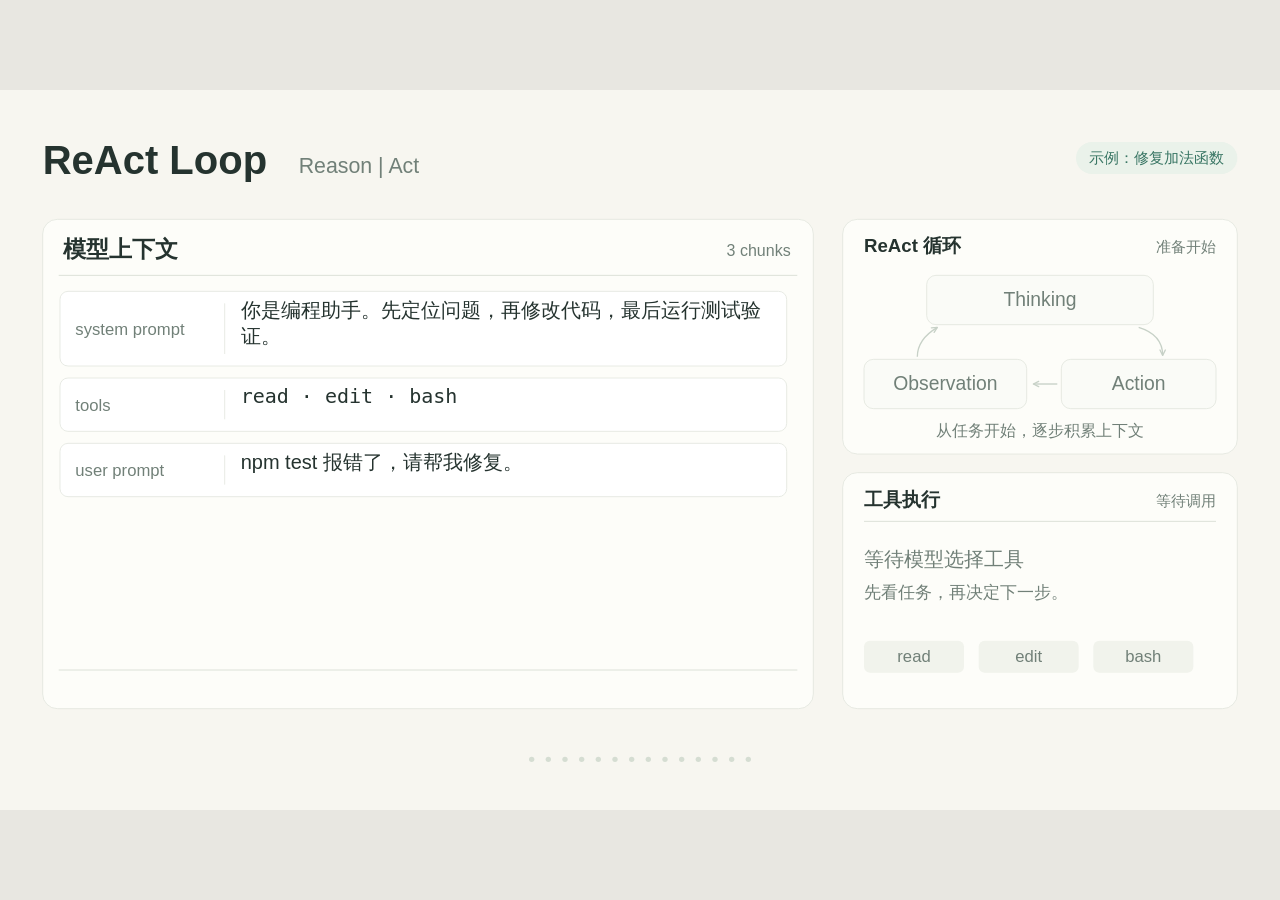
<file: PPTs/EP3/a01-react-loop/index.html>
<!doctype html>
<html lang="zh-CN">
<head>
<meta charset="utf-8">
<meta name="viewport" content="width=device-width,initial-scale=1">
<title>ReAct Loop · 上下文如何一步步增长</title>
<style>
:root{color-scheme:light;font-family:-apple-system,BlinkMacSystemFont,"PingFang SC","Microsoft YaHei",sans-serif;color:#25332F;background:#E8E7E1}
*{box-sizing:border-box}body{margin:0;min-height:100vh;min-height:100dvh;display:grid;place-items:center;overflow:hidden}
#stage{width:min(100vw,calc(100dvh * 16 / 9));aspect-ratio:16/9;background:#F7F6F0;touch-action:none;user-select:none}
#stage>svg{display:block;width:100%;height:100%}.svg-button{cursor:pointer}.svg-button:hover>rect{stroke:#397664;stroke-width:2}.svg-button:focus{outline:none}.svg-button:focus-visible>rect{stroke:#397664;stroke-width:3}.svg-button[aria-disabled=true]{cursor:default;opacity:.35}#context-viewport:focus{outline:none}#context-viewport:focus-visible>.viewport-hit{stroke:#397664;stroke-width:2}
dialog{width:min(820px,92vw);max-height:90dvh;overflow:auto;padding:30px;border:1px solid #D8DDD5;border-radius:18px;background:#F7F6F0;color:#25332F;box-shadow:0 20px 80px #25332F26}dialog::backdrop{background:#25332F44}dialog header{display:flex;justify-content:space-between;align-items:center;margin-bottom:24px}dialog h2{font-size:26px;margin:0}button{font:inherit;font-size:19px;padding:10px 16px;border:1px solid #CCD3C9;border-radius:9px;background:#FFF;color:inherit;cursor:pointer}button:hover{border-color:#397664}button:focus-visible,input:focus-visible{outline:3px solid #397664;outline-offset:3px}button:disabled{opacity:.4;cursor:default}.primary,button[aria-current]{background:#397664;color:white;border-color:#397664}.transport-controls,#phase-nav,.settings{display:flex;gap:10px;flex-wrap:wrap;margin:20px 0}#phase-nav{padding:20px 0;border-block:1px solid #D8DDD5}.settings{align-items:center;justify-content:space-between}.settings label{display:flex;align-items:center;gap:8px}input{width:20px;height:20px;accent-color:#397664}.hint{font-size:16px;line-height:1.8;color:#65716A}a{color:#397664}.sr-only{position:absolute;width:1px;height:1px;padding:0;margin:-1px;overflow:hidden;clip-path:inset(50%);white-space:nowrap;border:0}
@media print{body{background:white}#stage{width:100%;height:auto}dialog{display:none}}
</style>
</head>
<body>
<main id="stage" aria-label="ReAct Loop 分步演示" aria-busy="false"></main>
<p id="live-status" class="sr-only" aria-live="polite"></p>
<dialog id="controls" aria-labelledby="control-title">
<header><h2 id="control-title">演示控制</h2><button id="close-controls">关闭 Esc</button></header>
<div class="transport-controls"><button id="prev">← 上一步</button><button id="next" class="primary">下一步 →</button><button id="replay">重播 P</button><button id="reset">重置 R</button></div>
<nav id="phase-nav" aria-label="阶段跳转"></nav>
<div class="settings"><label><input type="checkbox" id="motion">减少动效</label><button id="fullscreen">全屏</button></div>
<p id="fullscreen-note" class="hint" role="status"></p>
<p class="hint">← / → 或 Space 分步 · 每次追加一个 chunk，约 1 秒后停住。<br>动画中再次前进，只完成当前动作。P 重播 · R 重置 · C 打开控制。<br>在上下文中滚动回看；聚焦上下文后可用 ↑ / ↓ / Home / End 回看。</p>
<p class="hint"><a href="speaker-notes.md">讲者备注</a> · <a href="stills/">静态备份</a></p>
</dialog>
<noscript>请启用 JavaScript，或打开 stills 文件夹中的静态备份。</noscript>
<script id="scene-model">
'use strict';
// A teaching transcript, not a provider's wire format or a real reasoning trace.
const CHUNKS = [
  {kind:'system prompt',text:'你是编程助手。先定位问题，再修改代码，最后运行测试验证。'},
  {kind:'tools',text:'read · edit · bash'},
  {kind:'user prompt',text:'npm test 报错了，请帮我修复。'},
  {kind:'thinking',text:'先运行测试，确认具体失败。'},
  {kind:'tool',text:'bash：npm test',name:'bash',command:'npm test'},
  {kind:'observation',text:'FAIL src/add.test.ts · add(2, 3)：预期 5，实际 -1',status:'fail'},
  {kind:'thinking',text:'加法结果不对，读取对应的实现。'},
  {kind:'tool',text:'read：src/add.ts',name:'read',command:'src/add.ts'},
  {kind:'observation',text:'export const add = (a, b) => a - b;',status:'read'},
  {kind:'thinking',text:'实现用了减法，把 - 改成 +。'},
  {kind:'tool',text:'edit：src/add.ts · a - b → a + b',name:'edit',command:'src/add.ts',diff:['−  a - b','+  a + b']},
  {kind:'observation',text:'修改已应用。',status:'edited'},
  {kind:'thinking',text:'重新运行测试，检查修复结果。'},
  {kind:'tool',text:'bash：npm test',name:'bash',command:'npm test'},
  {kind:'observation',text:'PASS src/add.test.ts · 1 passed',status:'pass'},
  {kind:'thinking',text:'测试已通过，可以说明修复结果。'},
  {kind:'final',text:'已将 add 的减法改为加法，测试通过。'}
];
const LAST_STEP = CHUNKS.length - 3;
const PHASES = [['开始',0],['复现',1],['读取',4],['修改',7],['验证',10],['回答',13]];
function defaults(){return {step:0,branch:'main',motion:'full'};}
function parseState(hash){
  const s=defaults(),p=new URLSearchParams(hash.replace(/^#/,''));
  for(const [key,value] of p){
    if(!Object.hasOwn(s,key)||p.getAll(key).length!==1)return defaults();
    if(key==='step'){
      if(!/^\d+$/.test(value)||Number(value)>LAST_STEP)return defaults();
      s.step=Number(value);
    }else if(key==='branch'){
      if(value!=='main')return defaults();
    }else if(['full','reduced'].includes(value))s.motion=value;
    else return defaults();
  }
  return s;
}
function serializeState(s){return '#'+new URLSearchParams(s).toString();}
function nextState(s){return s.step<LAST_STEP?{...s,step:s.step+1}:null;}
function prevState(s){return s.step>0?{...s,step:s.step-1}:null;}
function sceneFor(s){
  const chunks=CHUNKS.slice(0,s.step+3),current=chunks[chunks.length-1];
  const phase=s.step?({tool:'action',observation:'observation',thinking:'thinking',final:'final'}[current.kind]):'ready';
  let tool=null;
  for(const chunk of chunks){
    if(chunk.kind==='tool')tool={name:chunk.name,command:chunk.command,diff:chunk.diff||null,result:null,status:'running'};
    if(chunk.kind==='observation'&&tool)tool={...tool,result:chunk.text,status:chunk.status};
  }
  return {state:s,chunks,current,phase,tool,call:chunks.filter(c=>c.kind==='thinking').length};
}
</script>
<script id="scene-art">
// Pure SVG rendering is shared by the live page and offline static exports.
const C={bg:'#F7F6F0',paper:'#FDFDF9',ink:'#25332F',muted:'#718078',line:'#DCE1D8',green:'#397664',greenSoft:'#EAF2EA',blue:'#416C9B',blueSoft:'#EDF2F8',amber:'#996C30',amberSoft:'#F8F0DF',red:'#AC5147',redSoft:'#F8EEEA'};
const MONO="ui-monospace, 'SFMono-Regular', Menlo, Consolas, monospace";
const V={x:88,y:300,w:1104,h:550};
const esc=s=>String(s??'').replace(/[&<>"']/g,c=>({'&':'&amp;','<':'&lt;','>':'&gt;','"':'&quot;',"'":'&apos;'}[c]));
const rect=(x,y,w,h,fill=C.paper,stroke='none',r=12,extra='')=>`<rect x="${x}" y="${y}" width="${w}" height="${h}" rx="${r}" fill="${fill}" stroke="${stroke}" ${extra}/>`;
const text=(x,y,value,size=30,color=C.ink,weight=400,extra='')=>`<text x="${x}" y="${y}" font-size="${size}" fill="${color}" font-weight="${weight}" ${extra}>${esc(value)}</text>`;
const line=(x1,y1,x2,y2,color=C.line,width=1.5)=>`<line x1="${x1}" y1="${y1}" x2="${x2}" y2="${y2}" stroke="${color}" stroke-width="${width}"/>`;
function wrapText(value,width,size=30,mono=false){
  const lines=[];let row='',used=0;
  const measure=s=>Array.from(s).reduce((sum,c)=>sum+(c.charCodeAt(0)>255?size:size*(mono?.62:.6)),0);
  const tokens=value.match(/[A-Za-z0-9_./]+|[<=>+−-]+|[^\S\n]+|\n|./gu)||[];
  for(const token of tokens){
    // Keep identifiers and operators together; long paths can still wrap.
    for(const part of measure(token)>width?Array.from(token):[token]){
      const w=measure(part);
      if(part==='\n'||(row&&used+w>width)){lines.push(row.trimEnd());row='';used=0;}
      if(part!=='\n'&&(row||part.trim())){row+=part;used+=w;}
    }
  }
  if(row)lines.push(row.trimEnd());
  return lines;
}
function chunkLayout(scene){
  let y=0;
  const rows=scene.chunks.map((chunk,i)=>{
    const mono=['tool','tools'].includes(chunk.kind)||chunk.status==='read';
    const lines=wrapText(chunk.text,790,30,mono),h=Math.max(84,lines.length*40+36);
    const row={...chunk,i,y,h,lines,mono};y+=h+14;return row;
  });
  return {rows,height:Math.max(0,y-14),maxScroll:Math.max(0,y-14-V.h)};
}
function kindColor(kind){return kind==='thinking'?C.blue:kind==='tool'?C.amber:['observation','final'].includes(kind)?C.green:C.muted;}
function drawContext(scene,offset,highlight){
  const layout=chunkLayout(scene),yOffset=Math.max(0,Math.min(offset??layout.maxScroll,layout.maxScroll));
  let out=`<g id="context">`+rect(64,194,1156,734,C.paper,C.line,22)+text(94,250,'模型上下文',34,C.ink,600);
  out+=text(1186,249,`${scene.chunks.length} chunks`,24,C.muted,400,'text-anchor="end"')+line(88,278,1196,278);
  out+=`<g id="context-viewport" tabindex="0" role="region" aria-label="上下文记录，可滚动回看" clip-path="url(#context-clip)">`+rect(V.x,V.y,V.w,V.h,'transparent','none',0,'class="viewport-hit"');
  out+=`<g id="chunk-list" transform="translate(0 ${V.y-yOffset})">`;
  for(const row of layout.rows){
    const color=kindColor(row.kind),active=row.i===scene.chunks.length-1&&scene.state.step>0;
    const fill=active?(row.kind==='thinking'?C.blueSoft:row.kind==='tool'?C.amberSoft:C.greenSoft):'#FFFFFF';
    out+=`<g id="chunk-${row.i}" data-kind="${row.kind}">`+rect(90,row.y+2,1090,row.h-4,fill,active?color:C.line,12,`stroke-width="${active?1.6:1}"`);
    if(active)out+=rect(90,row.y+16,4,row.h-32,color,'none',2);
    out+=text(113,row.y+row.h/2+9,row.kind,25,color,500)+line(337,row.y+20,337,row.y+row.h-20,active?color:C.line,1);
    row.lines.forEach((label,j)=>out+=text(361,row.y+40+j*40,label,30,C.ink,400,row.mono?`font-family="${esc(MONO)}"`:''));
    out+='</g>';
  }
  out+='</g></g>';
  if(layout.maxScroll){
    const thumb=Math.max(48,V.h*V.h/layout.height),thumbY=V.y+(V.h-thumb)*yOffset/layout.maxScroll;
    out+=rect(1201,V.y,5,V.h,'#EEF0EA','none',3)+rect(1201,thumbY,5,thumb,'#A9B9AC','none',3);
  }
  out+=line(88,870,1196,870);
  if(yOffset<layout.maxScroll-1)out+=`<g class="svg-button" role="button" tabindex="0" data-action="latest" aria-label="回到最新">`+rect(1024,880,164,36,C.greenSoft,'none',8)+text(1106,905,'回到最新 ↓',22,C.green,500,'text-anchor="middle"')+'</g>';
  if(highlight)out+=rect(66,196,1152,730,'none',C.blue,21,'id="context-pulse" stroke-width="3" pointer-events="none"');
  return out+'</g>';
}
function drawLoop(scene){
  const phase=scene.phase,done=phase==='final';
  let out=rect(1264,194,592,352,C.paper,C.line,22)+text(1296,243,'ReAct 循环',28,C.ink,600);
  out+=text(1824,243,done?'已完成':scene.call?`第 ${scene.call} 次生成`:'准备开始',23,done?C.green:C.muted,500,'text-anchor="end"');
  const paths=[['thinking','M 1708 356 Q 1744 367 1744 398'],['action','M 1586 441 L 1550 441'],['observation','M 1376 400 Q 1376 374 1406 356']];
  for(const [key,d] of paths){
    const active=phase===key;
    out+=`<path d="${d}" fill="none" stroke="${active?kindColor(key==='action'?'tool':key):'#C7D1C7'}" stroke-width="${active?3:2}" marker-end="url(#arrow-${active?key:'muted'})"/>`;
  }
  for(const [key,label,x,y,w] of [['thinking','Thinking',1390,278,340],['action','Action',1592,404,232],['observation','Observation',1296,404,244]]){
    const active=phase===key,color=kindColor(key==='action'?'tool':key),fill=key==='thinking'?C.blueSoft:key==='action'?C.amberSoft:C.greenSoft;
    out+=`<g id="phase-${key}">`+rect(x,y,w,74,active?fill:'#FAFBF7',active?color:C.line,14,`stroke-width="${active?2:1}"`)+text(x+w/2,y+46,label,29,active?color:C.muted,active?600:400,'text-anchor="middle"')+'</g>';
  }
  const hint={ready:'从任务开始，逐步积累上下文',thinking:'模型根据已有上下文决定下一步',action:'工具执行模型发出的请求',observation:'执行结果回到上下文',final:'输出最终回答，循环结束'}[phase];
  return out+text(1560,519,hint,24,done?C.green:C.muted,400,'text-anchor="middle"');
}
function drawTool(scene){
  const tool=scene.tool,reference=scene.phase==='thinking'||scene.phase==='final';
  let out=`<g id="tool-panel">`+rect(1264,574,592,354,C.paper,C.line,22)+text(1296,624,'工具执行',28,C.ink,600);
  const status=!tool?'等待调用':reference?'上一轮结果':tool.result?'结果已返回':'执行中';
  out+=text(1824,624,status,23,!tool||reference?C.muted:tool.result?C.green:C.amber,500,'text-anchor="end"')+line(1296,647,1824,647);
  if(!tool){
    out+=text(1296,714,'等待模型选择工具',30,C.muted)+text(1296,762,'先看任务，再决定下一步。',25,C.muted);
    ['read','edit','bash'].forEach((name,i)=>{out+=rect(1296+i*172,826,150,48,'#F1F3EC','none',9)+text(1371+i*172,858,name,25,C.muted,500,'text-anchor="middle"');});
  }else{
    const color=reference?C.muted:C.amber;
    out+=text(1296,697,tool.name,28,color,600,`font-family="${esc(MONO)}"`)+text(1410,697,tool.command,28,C.ink,400,`font-family="${esc(MONO)}"`);
    if(tool.diff){
      out+=rect(1296,721,528,104,'#F5F6F1','none',10);
      tool.diff.forEach((label,i)=>out+=text(1316,760+i*42,label,29,i?C.green:C.red,400,`font-family="${esc(MONO)}"`));
      out+=text(1296,874,tool.result||'正在应用修改…',26,reference?C.muted:tool.result?C.green:C.amber);
    }else if(tool.result){
      const color=reference?C.muted:tool.status==='fail'?C.red:C.green;
      out+=rect(1296,728,528,150,reference?'#F2F4EE':tool.status==='fail'?C.redSoft:C.greenSoft,'none',12);
      wrapText(tool.result.replace(' · ','\n'),484,28,tool.name==='read').forEach((label,i)=>out+=text(1318,768+i*38,label,28,color,400,tool.name==='read'?`font-family="${esc(MONO)}"`:''));
    }else{
      out+=text(1296,777,tool.name==='read'?'读取文件中…':'运行测试中…',28,C.muted)+text(1296,861,'下一步：接收 observation',23,C.muted);
    }
  }
  return out+'</g>';
}
function drawScene(scene,options={}){
  const step=scene.state.step;
  let body=rect(0,0,1920,1080,C.bg,'none',0)+text(64,126,'ReAct Loop',60,C.ink,650)+text(448,124,'Reason | Act',32,C.muted);
  body+=rect(1614,78,242,48,C.greenSoft,'none',24)+text(1735,110,'示例：修复加法函数',23,C.green,500,'text-anchor="middle"');
  body+=drawContext(scene,options.scrollOffset,options.highlightContext)+drawLoop(scene)+drawTool(options.toolScene||scene);
  body+=`<g role="progressbar" aria-label="播放进度" aria-valuemin="0" aria-valuemax="${LAST_STEP}" aria-valuenow="${step}">`;
  for(let i=1;i<=LAST_STEP;i++)body+=`<circle cx="${960+(i-(LAST_STEP+1)/2)*25}" cy="1004" r="${i===step?6:4}" fill="${i<=step?C.green:'#D5DDD2'}"/>`;
  body+='</g>';
  if(options.flow){
    const returning=options.flow==='observation',color=returning?C.green:C.amber;
    body+=`<g id="flow-cue" pointer-events="none">`+rect(1090,846,360,50,C.bg,'none',10)+`<path d="${returning?'M 1430 871 L 1110 871':'M 1110 871 L 1430 871'}" stroke="${color}" fill="none" stroke-width="3" marker-end="url(#arrow-${returning?'observation':'action'})"/><g id="flow-packet">`+rect(returning?1308:1122,851,88,40,returning?C.greenSoft:C.amberSoft,'none',7)+text(returning?1352:1166,878,returning?'结果':'请求',22,color,500,'text-anchor="middle"')+'</g></g>';
  }
  const markers=[['muted','#C7D1C7'],['thinking',C.blue],['action',C.amber],['observation',C.green]].map(([key,color])=>`<marker id="arrow-${key}" viewBox="0 0 12 12" refX="10" refY="6" markerWidth="12" markerHeight="12" orient="auto" markerUnits="userSpaceOnUse"><path d="M2 2 L10 6 L2 10" fill="none" stroke="${color}" stroke-width="2" stroke-linecap="round" stroke-linejoin="round"/></marker>`).join('');
  return `<svg xmlns="http://www.w3.org/2000/svg" viewBox="0 0 1920 1080" width="1920" height="1080" role="group" aria-label="ReAct Loop，第 ${step} 步" style="font-family:-apple-system,BlinkMacSystemFont,'PingFang SC','Microsoft YaHei',sans-serif"><defs>${markers}<clipPath id="context-clip">${rect(V.x,V.y,V.w,V.h,'white','none',0)}</clipPath></defs>${body}</svg>`;
}
</script>
<script id="player">
'use strict';
const $=id=>document.getElementById(id);
const reducedQuery=matchMedia('(prefers-reduced-motion: reduce)');
let state=readLocation(),playing=null,scrollOffset=chunkLayout(sceneFor(state)).maxScroll,touchY=null;
function readLocation(){
  const s=parseState(location.hash);
  if(!new URLSearchParams(location.hash.slice(1)).has('motion')&&reducedQuery.matches)s.motion='reduced';
  return s;
}
function save(){window.history.replaceState(null,'',serializeState(state));}
function updateControls(){
  $('prev').disabled=!prevState(state);$('next').disabled=!playing&&!nextState(state);$('replay').disabled=!state.step;
  $('motion').checked=state.motion==='reduced';
  const section=PHASES.findLastIndex(([,step])=>step<=state.step);
  $('phase-nav').innerHTML=PHASES.map(([label,step],i)=>`<button data-jump="${step}" ${i===section?'aria-current="step"':''}>${label}</button>`).join('');
  $('stage').setAttribute('aria-busy',String(!!playing));
  const scene=sceneFor(state);
  $('live-status').textContent=`第 ${state.step} 步，${scene.current.kind}：${scene.current.text}`;
}
function render(scene=sceneFor(state),options={}){
  const focused=document.activeElement;
  const focusAction=focused?.getAttribute?.('data-action');
  const contextFocused=focused?.id==='context-viewport';
  $('stage').innerHTML=drawScene(scene,{scrollOffset,...options});updateControls();
  if(contextFocused)$('context-viewport')?.focus();
  else if(focusAction)$('stage').querySelector(`[data-action="${focusAction}"]`)?.focus();
}
function clearPlayback(){
  if(!playing)return;
  playing.timers.forEach(clearTimeout);playing.animations.forEach(a=>a.cancel());playing=null;
}
function followLatest(){scrollOffset=chunkLayout(sceneFor(state)).maxScroll;}
function finishPlayback(){if(!playing)return;clearPlayback();followLatest();render();}
function navigate(target,animate=false){
  if(!target)return;
  const before={...state};clearPlayback();state={...target};save();
  if(animate&&state.motion!=='reduced')play(before,state);
  else{followLatest();render();}
}
function play(before,target){
  clearPlayback();state={...target};save();
  const from=sceneFor(before),to=sceneFor(target),observation=to.phase==='observation',thinking=to.phase==='thinking';
  playing={timers:[],animations:[]};
  scrollOffset=chunkLayout(from).maxScroll;
  if(thinking||observation){
    render({...from,phase:to.phase,call:to.call},{highlightContext:thinking,flow:observation?'observation':null,toolScene:observation?to:from});
  }else{
    followLatest();render(to,{flow:to.phase==='action'?'action':null});
  }
  const animate=(id,frames,options)=>{const el=$(id);if(el)playing.animations.push(el.animate(frames,options));};
  if(thinking)animate('context-pulse',[{opacity:0},{opacity:1},{opacity:0}],{duration:650});
  else if(['action','observation'].includes(to.phase))animate('flow-packet',[{transform:'translateX(0)'},{transform:`translateX(${observation?-186:186}px)`}],{duration:650,fill:'forwards',easing:'ease-in-out'});
  else animate(`chunk-${to.chunks.length-1}`,[{opacity:0},{opacity:1}],{duration:650});
  playing.timers.push(setTimeout(()=>{
    playing.animations.forEach(a=>a.cancel());playing.animations=[];
    followLatest();render();
    animate(`chunk-${to.chunks.length-1}`,[{opacity:.3},{opacity:1}],{duration:350,fill:'forwards'});
  },650));
  playing.timers.push(setTimeout(()=>{clearPlayback();render();},1000));
}
function forward(){if(playing)finishPlayback();else navigate(nextState(state),true);}
function backward(){navigate(prevState(state));}
function replay(){if(playing){finishPlayback();return;}if(!state.step)return;if(state.motion==='reduced'){followLatest();render();}else play(prevState(state),state);}
function reset(){navigate({...defaults(),motion:state.motion});}
function jump(step){navigate({...state,step});closeControls();}
function scrollContext(delta){
  finishPlayback();scrollOffset=Math.max(0,Math.min(chunkLayout(sceneFor(state)).maxScroll,scrollOffset+delta));render();
}
function openControls(){finishPlayback();$('controls').showModal();$('close-controls').focus();}
function closeControls(){if($('controls').open)$('controls').close();}
function dispatch(action){
  if(action==='latest'){finishPlayback();followLatest();render();}
}
$('stage').addEventListener('click',e=>{
  const button=e.target.closest('[data-action]');
  if(button&&button.getAttribute('aria-disabled')!=='true')dispatch(button.dataset.action);
});
$('stage').addEventListener('keydown',e=>{
  const button=e.target.closest('[data-action]');
  if(button&&['Enter',' '].includes(e.key)){
    e.preventDefault();e.stopPropagation();if(button.getAttribute('aria-disabled')!=='true')dispatch(button.dataset.action);
  }
});
function inContext(e){
  const bounds=$('stage').getBoundingClientRect(),x=(e.clientX-bounds.left)*1920/bounds.width,y=(e.clientY-bounds.top)*1080/bounds.height;
  return x>=64&&x<=1220&&y>=194&&y<=928;
}
$('stage').addEventListener('wheel',e=>{
  if(!inContext(e))return;e.preventDefault();
  const scale=e.deltaMode===1?36:e.deltaMode===2?V.h:1920/$('stage').getBoundingClientRect().width;
  scrollContext(e.deltaY*scale);
},{passive:false});
$('stage').addEventListener('touchstart',e=>{const touch=e.touches[0];touchY=inContext(touch)?touch.clientY:null;},{passive:true});
$('stage').addEventListener('touchmove',e=>{
  if(touchY===null)return;e.preventDefault();const y=e.touches[0].clientY;
  scrollContext((touchY-y)*1920/$('stage').getBoundingClientRect().width);touchY=y;
},{passive:false});
$('stage').addEventListener('touchend',()=>{touchY=null;});
$('prev').onclick=backward;$('next').onclick=forward;$('replay').onclick=replay;$('reset').onclick=reset;$('close-controls').onclick=closeControls;
$('phase-nav').onclick=e=>{const button=e.target.closest('[data-jump]');if(button)jump(Number(button.dataset.jump));};
$('motion').onchange=e=>navigate({...state,motion:e.target.checked?'reduced':'full'});
$('fullscreen').onclick=async()=>{try{if(document.fullscreenElement)await document.exitFullscreen();else await document.documentElement.requestFullscreen();}catch{$('fullscreen-note').textContent='浏览器未允许页面全屏；可使用浏览器的全屏命令。';}};
$('controls').addEventListener('click',e=>{if(e.target===$('controls')){const r=$('controls').getBoundingClientRect();if(e.clientX<r.left||e.clientX>r.right||e.clientY<r.top||e.clientY>r.bottom)closeControls();}});
$('controls').addEventListener('close',()=>{$('context-viewport')?.focus();});
document.addEventListener('keydown',e=>{
  if(e.altKey||e.ctrlKey||e.metaKey||e.repeat)return;
  if(e.key==='Escape'){closeControls();return;}
  if(e.target.closest('input,select,textarea,[contenteditable="true"]'))return;
  if(e.key===' '&&e.target.closest('button,[data-action]'))return;
  if(e.target.id==='context-viewport'&&['ArrowUp','ArrowDown','Home','End'].includes(e.key)){
    e.preventDefault();scrollContext({ArrowUp:-100,ArrowDown:100,Home:-100000,End:100000}[e.key]);return;
  }
  const k=e.key.toLowerCase();
  if(['arrowright','arrowleft',' ','p','r','c'].includes(k)){
    e.preventDefault();
    if(k==='arrowright'||k===' ')forward();else if(k==='arrowleft')backward();else if(k==='p')replay();else if(k==='r')reset();else $('controls').open?closeControls():openControls();
  }
});
addEventListener('hashchange',()=>{clearPlayback();state=readLocation();save();followLatest();render();});
addEventListener('resize',finishPlayback);
reducedQuery.addEventListener('change',e=>navigate({...state,motion:e.matches?'reduced':'full'}));
save();render();
</script>
</body>
</html>
</file>
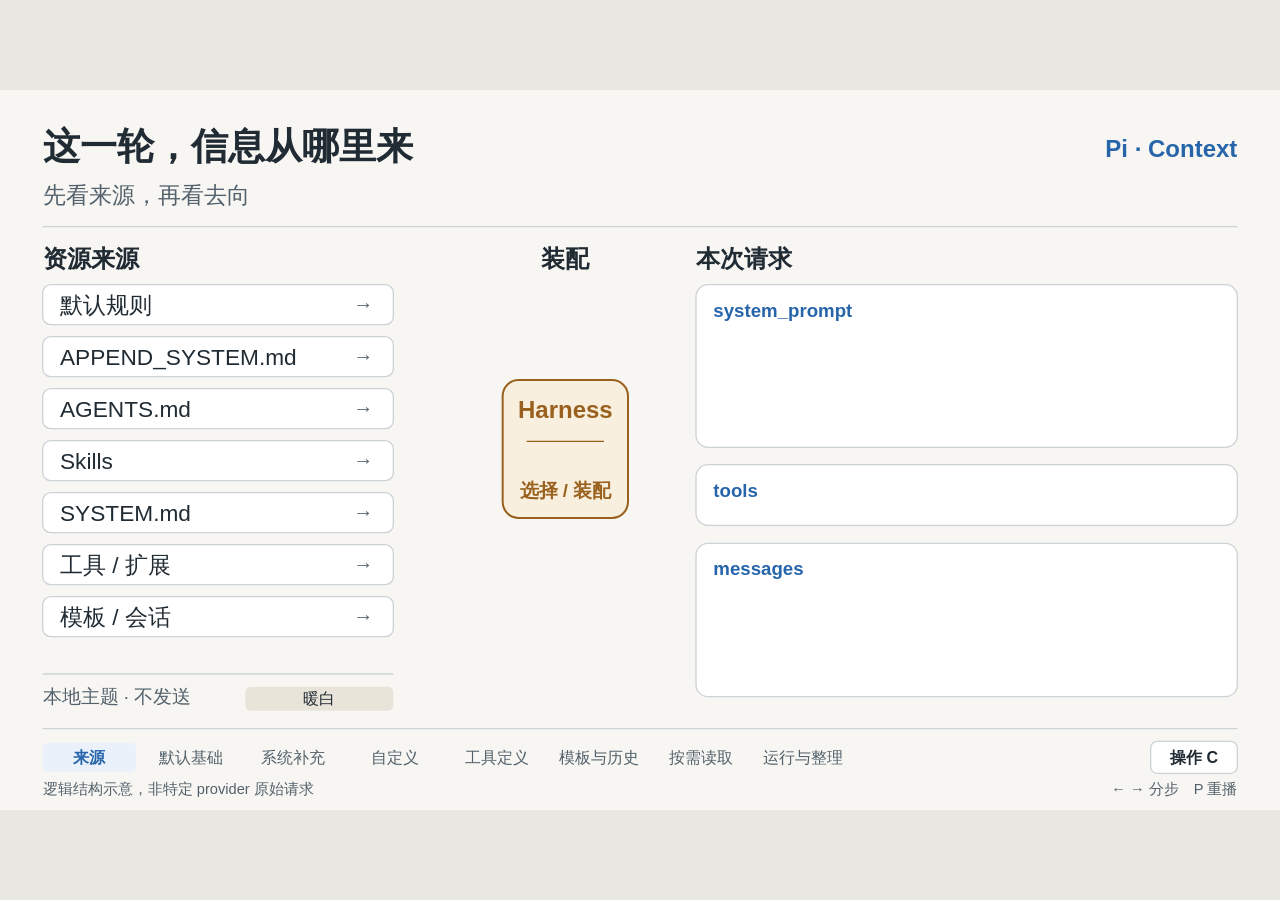
<file: PPTs/EP3/a02-pi-context(已废弃)/index.html>
<!doctype html>
<html lang="zh-CN">
<head><meta charset="utf-8"><meta name="viewport" content="width=device-width,initial-scale=1"><title>Pi · 这一轮，信息从哪里来</title>
<style>
:root{color-scheme:light;font-family:-apple-system,BlinkMacSystemFont,"PingFang SC","Microsoft YaHei",sans-serif;color:#202B33;background:#E8E7E2}
*{box-sizing:border-box}body{margin:0;overflow:hidden;min-height:100vh;min-height:100dvh;display:grid;place-items:center}
#stage{width:min(100vw,calc(100dvh * 16 / 9));aspect-ratio:16 / 9;line-height:0;background:#F7F6F2}
#stage>svg{display:block;width:100%;height:100%;overflow:visible}.svg-button{cursor:pointer}.svg-button:hover>rect{stroke:#2765AB;stroke-width:3}.svg-button:focus{outline:none}.svg-button:focus-visible>rect{stroke:#2765AB;stroke-width:4}
dialog{width:min(960px,92vw);max-height:90dvh;overflow:auto;border:2px solid #CCD3D6;border-radius:22px;padding:32px;background:#F7F6F2;color:#202B33;box-shadow:0 20px 80px #202B3326}
dialog::backdrop{background:#202B3340}dialog h2{font-size:30px;margin:0}dialog header{display:flex;align-items:center;justify-content:space-between;gap:16px;margin-bottom:26px}
button{font:inherit;font-size:22px;cursor:pointer;line-height:1.4;padding:10px 18px;background:white;border:2px solid #CCD3D6;border-radius:10px;color:inherit}button:hover{border-color:#2765AB}button:focus-visible,input:focus-visible{outline:3px solid #2765AB;outline-offset:3px}button:disabled{opacity:.4;cursor:default}.primary,button[aria-current]{background:#2765AB;color:#fff;border-color:#2765AB}
.transport-controls,.settings,#phase-nav{display:flex;flex-wrap:wrap;gap:12px}.transport-controls{margin-bottom:24px}.settings{margin:24px 0}.settings label{display:flex;align-items:center;gap:9px;font-size:21px;margin-right:12px}input{width:22px;height:22px;accent-color:#2765AB}#phase-nav{border-top:1px solid #CCD3D6;border-bottom:1px solid #CCD3D6;padding:24px 0}#phase-nav button{font-size:20px}#branch-controls{margin:22px 0}.hint{font-size:18px;line-height:1.7;color:#52616B;margin:16px 0 0}.sr-only{position:absolute;width:1px;height:1px;padding:0;margin:-1px;overflow:hidden;clip-path:inset(50%);white-space:nowrap;border:0}[hidden]{display:none!important}
@media print{body{background:white}#stage{width:100%;height:auto}dialog{display:none}}
</style></head>
<body>
<main id="stage" aria-label="Pi · 这一轮，信息从哪里来" aria-busy="false"></main>
<p id="live-status" class="sr-only" aria-live="polite"></p>

<dialog id="controls" aria-labelledby="control-title">
<header><h2 id="control-title">演示控制</h2><button id="close-controls" aria-label="关闭演示控制">关闭 Esc</button></header>
<div class="transport-controls"><button id="prev">← 上一步</button><button id="next" class="primary">下一步 →</button><button id="replay">重播本步 P</button><button id="reset">重置 R</button></div>
<nav id="phase-nav" aria-label="阶段跳转"></nav>
<div id="branch-controls"><button id="failure">演示异常</button></div>
<div id="a02-controls" class="settings" hidden><label><input type="checkbox" id="custom">自定义基础 SYSTEM.md</label><label><input type="checkbox" id="sample">冗长 / 冲突样本</label><label><input type="checkbox" id="theme">本地深色主题</label></div>
<div class="settings"><label><input type="checkbox" id="motion">减少动效</label><button id="fullscreen">全屏</button></div>
<p id="fullscreen-note" class="hint" role="status"></p>
<p class="hint">← / → 或 Space 分步 · P 重播 · R 重置 · C 打开 / 收起控制<br>每步约 1.8 秒，随后停住。动画中再按前进，只完成当前动作。</p>
<p class="hint"><a href="speaker-notes.md">讲者备注</a> · <a href="stills/">静态备份</a></p>
</dialog>
<noscript>请启用 JavaScript，或打开 stills 文件夹中的静态备份。</noscript>
<script id="scene-model">'use strict';
const KIND="a02";
const MAIN=[
  {
    "g": 0,
    "title": "来源 ≠ 消息类型",
    "body": "文件、命令、会话，先是材料。",
    "action": "选择之后，才进入本轮请求。",
    "caption": "先看来源，再看它最终进入哪里。"
  },
  {
    "g": 1,
    "title": "默认身份与规则",
    "body": "由 Harness 提供基础说明。",
    "action": "不是每次都由用户手写。",
    "caption": "默认系统提示词，先装入基础块。",
    "flow": [
      "src-base",
      "system",
      "身份与规则"
    ]
  },
  {
    "g": 1,
    "title": "工具的文字简述",
    "body": "基础块可以介绍工具用途。",
    "action": "文字介绍 ≠ 可调用定义。",
    "caption": "系统提示词里的工具简述，仍然是文字。",
    "flow": [
      "src-base",
      "system",
      "工具简述"
    ]
  },
  {
    "g": 2,
    "title": "追加补充说明",
    "body": "APPEND_SYSTEM.md 补充基础规则。",
    "action": "追加，不替换基础块。",
    "caption": "补充说明被复制进来，源文件仍在。",
    "flow": [
      "src-append",
      "system",
      "补充说明"
    ]
  },
  {
    "g": 2,
    "title": "加载项目规范",
    "body": "示意：全局 + 当前项目的 AGENTS.md。",
    "action": "规则是指令，不是权限屏障。",
    "caption": "加载到的项目说明，进入系统补充。",
    "flow": [
      "src-agents",
      "system",
      "项目规范"
    ]
  },
  {
    "g": 2,
    "title": "只列技能目录",
    "body": "seat-check：余票检查规范。",
    "action": "目录可见 ≠ 正文已读。",
    "caption": "先知道有哪些技能，不等于读过所有技能。",
    "flow": [
      "src-skill",
      "system",
      "名称 + 描述"
    ]
  },
  {
    "g": 2,
    "title": "补上工作目录",
    "body": "cwd：/campus-day",
    "action": "不自动装入全仓库正文。",
    "caption": "工作目录是定位信息，不是仓库内容。",
    "flow": [
      "assembly",
      "system",
      "cwd"
    ]
  },
  {
    "g": 3,
    "title": "基础块可替换",
    "body": "SYSTEM.md 只替换默认基础。",
    "action": "补充、项目、技能、cwd 保留。",
    "caption": "切换基础提示词，已追加的上下文仍然保留。"
  },
  {
    "g": 4,
    "title": "登记活跃工具",
    "body": "read · edit · bash 的参数定义。",
    "action": "schema 独立放入 tools。",
    "caption": "活跃工具定义，进入独立的 tools 区。",
    "flow": [
      "src-tools",
      "tools",
      "工具 schema"
    ]
  },
  {
    "g": 5,
    "title": "展开用户命令",
    "body": "/fix-seats → 修复余票文案",
    "action": "模板展开为用户请求。",
    "caption": "提示词模板通常进入 user 消息。",
    "flow": [
      "src-session",
      "messages",
      "user 请求"
    ]
  },
  {
    "g": 5,
    "title": "带上会话分支",
    "body": "当前分支里的历史消息。",
    "action": "不自动获得 system 级别。",
    "caption": "历史与本次请求，在 messages 中组织。",
    "flow": [
      "src-session",
      "messages",
      "会话历史"
    ]
  },
  {
    "g": 6,
    "title": "出现相关任务",
    "body": "“按项目规范修复余票文案。”",
    "action": "目录里的 seat-check 与本轮相关。",
    "caption": "本轮任务相关，才准备读取对应技能。",
    "flow": [
      "system",
      "assembly",
      "匹配目录信息"
    ]
  },
  {
    "g": 6,
    "title": "发出读取请求",
    "body": "read → seat-check/SKILL.md",
    "action": "调用已发出，正文尚未返回。",
    "caption": "Harness 执行读取；列出名称不代表已加载正文。",
    "flow": [
      "assembly",
      "src-skill",
      "read SKILL.md"
    ]
  },
  {
    "g": 6,
    "title": "正文按需进入",
    "body": "读取到的技能正文，作为工具结果返回。",
    "action": "只读本次需要的一个技能。",
    "caption": "技能正文沿工具结果路径进入 messages。",
    "flow": [
      "src-skill",
      "messages",
      "SKILL.md 正文"
    ]
  },
  {
    "g": 7,
    "title": "追加运行结果",
    "body": "工具输出成为新的历史消息。",
    "action": "本例：余票检查结果。",
    "caption": "实际运行结果，也进入 messages。",
    "flow": [
      "src-tools",
      "messages",
      "工具结果"
    ]
  },
  {
    "g": 7,
    "title": "整理较早历史",
    "body": "旧历史可被摘要替代；近期消息保留。",
    "action": "system 与 tools 不变。",
    "caption": "压缩历史材料，不是改变模型权重。",
    "flow": [
      "messages",
      "assembly",
      "较早历史"
    ]
  },
  {
    "g": 7,
    "title": "摘要回到消息",
    "body": "旧历史变成摘要，近期请求与工具结果保留。",
    "action": "这一轮，拿到需要的信息。",
    "caption": "上下文工程，是让这一轮拿到需要的信息。",
    "flow": [
      "assembly",
      "messages",
      "旧历史摘要"
    ]
  }
];
const FAIL=[];
// Complete scene snapshots; hash values never contain executable markup.
function defaults() {
  return KIND === 'a02'
    ? {step:0,base:'default',sample:'compact',theme:'light',motion:'full'}
    : KIND === 'a03'
      ? {step:0,branch:'main',decision:'none',human:'none',sub:0,motion:'full'}
      : {step:0,branch:'main',motion:'full'};
}
function parseState(hash) {
  const s = defaults(), p = new URLSearchParams(hash.replace(/^#/,''));
  const choices = {branch:['main','fail'],base:['default','custom'],sample:['compact','verbose'],theme:['light','dark'],motion:['full','reduced'],decision:['none','accept','new','repair','budget'],human:['none','clarify','authorize','stop']};
  for (const [key,value] of p) {
    if (!(key in s) || p.getAll(key).length !== 1) return defaults();
    if (key === 'step' || key === 'sub') {
      if (!/^\d+$/.test(value)) return defaults();
      s[key] = Number(value);
    } else if (choices[key].includes(value)) s[key] = value;
    else return defaults();
  }
  const length = KIND === 'a01' ? (s.branch === 'fail' ? FAIL.length : MAIN.length) : KIND === 'a02' ? MAIN.length : s.branch === 'fail' ? FAIL.length : MAIN.length;
  if (s.step >= length) return defaults();
  if (KIND === 'a03') {
    const n=s.step, d=s.decision, h=s.human;
    const valid = s.branch === 'main'
      ? (n<=18 && d==='none' && h==='none') || (n===19 && d==='accept' && h==='none') || (n===20 && d==='new' && h==='none')
      : (n<=3 && d==='none' && h==='none') || (n>=4 && n<=6 && d==='repair' && h==='none') || (n===7 && d==='budget' && h==='none') || (n===8 && d==='budget' && h==='clarify') || (n>=9 && n<=11 && d==='budget' && h==='authorize') || (n===12 && d==='budget' && h==='stop');
    if (!valid || ![0,1].includes(s.sub) || (s.sub && (s.branch!=='main' || n!==10))) return defaults();
  }
  return s;
}
function serializeState(s) { return '#'+new URLSearchParams(s).toString(); }
function mainState(s, step) { return {...defaults(),motion:s.motion,step}; }
function nextState(s) {
  if (KIND !== 'a03') {
    const length = s.branch === 'fail' ? FAIL.length : MAIN.length;
    return s.step+1 < length ? {...s,step:s.step+1} : null;
  }
  if (s.branch === 'main') {
    if (s.step>=18) return null;
    if (s.step===9) return {...s,step:10,sub:1};
    if (s.step===10 && s.sub) return {...s,sub:0};
    return {...s,step:s.step+1,sub:0};
  }
  if ([3,7,8,12].includes(s.step)) return null;
  if ([6,11].includes(s.step)) return mainState(s,15);
  return {...s,step:s.step+1};
}
function prevState(s) {
  if (KIND !== 'a03') return s.step>0 ? {...s,step:s.step-1} : s.branch==='fail' ? mainState(s,14) : null;
  if (s.branch==='main') {
    if ([19,20].includes(s.step)) return mainState(s,18);
    if (s.step===10 && !s.sub) return {...s,sub:1};
    return s.step>0 ? {...s,step:s.step-1,sub:0} : null;
  }
  if (s.step===0) return mainState(s,11);
  if ([4,7].includes(s.step)) return {...mainState(s,3),branch:'fail'};
  if ([8,9,12].includes(s.step)) return {...mainState(s,7),branch:'fail',decision:'budget'};
  return {...s,step:s.step-1};
}
const PHASES = [['来源',0],['默认基础',1],['系统补充',3],['自定义',7],['工具定义',8],['模板与历史',9],['按需读取',11],['运行与整理',14]];
const CAPTIONS = ['先看来源，再看去向','装入默认规则','工具介绍仍然是文字','追加补充说明','加载项目规范','先加载技能目录','目录位置，不等于仓库正文','只替换基础块','工具定义进入 tools','模板展开为用户请求','带上当前会话历史','任务相关，准备读取','发出读取请求','正文按需进入 messages','追加工具结果','整理较早的历史','摘要替代旧历史，保留近期消息'];
function sceneFor(s) {
  const n=s.step, raw=MAIN[n], supplements=[];
  if(n>=3)supplements.push('APPEND');
  if(n>=4)supplements.push('AGENTS');
  if(n>=5)supplements.push('技能目录');
  if(n>=6)supplements.push('cwd');
  const messages=[];
  if(n>=10)messages.push(n>=16?'旧历史摘要':'较早会话历史');
  if(n>=9)messages.push('user · 修复余票文案');
  if(n===12)messages.push('assistant · read SKILL.md');
  if(n>=13)messages.push('tool · SKILL.md 正文');
  if(n>=14)messages.push('tool · 余票检查结果');
  return {kind:KIND,state:s,g:raw.g,caption:CAPTIONS[n],base:n===0?'':n>=7&&s.base==='custom'?'自定义基础':'默认基础',supplements,toolIntro:n>=2,tools:n>=8,skillBody:n>=13,summarized:n>=16,messages,flow:n===7?[s.base==='custom'?'src-custom':'src-base','system','基础块']:raw.flow||null,focus:n===15?'messages':'',verdict:'none',fail:false};
}
</script>
<script id="scene-art">// The same SVG scene is used by the live page and offline PNG exports.
const C={bg:'#F7F6F2',ink:'#202B33',muted:'#52616B',line:'#CCD3D6',blue:'#2765AB',blueSoft:'#EAF1FA',amber:'#99611D',amberSoft:'#F8EFDF',purple:'#754CAD',purpleSoft:'#F0EAF7',green:'#237149',greenSoft:'#E8F3EC',red:'#B43836',redSoft:'#FBEDEC',white:'#FFFFFF'};
const esc=s=>String(s??'').replace(/[&<>"']/g,c=>({'&':'&amp;','<':'&lt;','>':'&gt;','"':'&quot;',"'":'&apos;'}[c]));
const text=(x,y,value,size=34,color=C.ink,weight=500,anchor='start',extra='')=>`<text x="${x}" y="${y}" font-size="${size}" fill="${color}" font-weight="${weight}" text-anchor="${anchor}" ${extra}>${esc(value)}</text>`;
const rect=(x,y,w,h,fill=C.white,stroke='none',r=16,extra='')=>`<rect x="${x}" y="${y}" width="${w}" height="${h}" rx="${r}" fill="${fill}" stroke="${stroke}" ${extra}/>`;
const line=(x1,y1,x2,y2,color=C.line,width=2,extra='')=>`<line x1="${x1}" y1="${y1}" x2="${x2}" y2="${y2}" stroke="${color}" stroke-width="${width}" ${extra}/>`;
const pill=(x,y,w,label,color=C.blue,fill=C.blueSoft,size=28)=>rect(x,y,w,48,fill,'none',10)+text(x+w/2,y+34,label,size,color,600,'middle');
function box(id,x,y,w,h,title,color=C.ink,active=false) {
  return `<g id="${id}">`+rect(x,y,w,h,C.white,active?color:C.line,18,`stroke-width="${active?3:2}"`)+text(x+26,y+48,title,28,color,600)+'</g>';
}
function buttonSVG(x,y,w,label,action,color=C.ink,selected=false) {
  return `<g role="button" tabindex="0" data-action="${esc(action)}" aria-label="${esc(label)}" class="svg-button" ${selected?'aria-current="step"':''}>`+rect(x,y,w,48,selected?color:C.white,selected?color:C.line,10,'stroke-width="2"')+text(x+w/2,y+33,label,24,selected?C.white:color,600,'middle')+'</g>';
}
function chrome(scene,title) {
  const s=scene.state;
  let out=rect(0,0,1920,1080,C.bg,'none',0);
  out+=text(64,103,title,56,C.ink,700);
  out+=text(64,169,scene.caption,34,scene.fail?C.red:C.muted,500,'start','id="scene-caption"');
  const label=KIND==='a01'?(scene.call?'Call '+scene.call+' / 4':'ReAct Loop'):KIND==='a02'?'Pi · Context':scene.fail?'异常 · 教学仿真':PHASES[scene.g][0];
  out+=text(1856,100,label,36,scene.fail?C.red:KIND==='a03'?C.purple:C.blue,600,'end');
  out+=line(64,205,1856,205,C.line,2);
  out+=line(64,958,1856,958,C.line,2);
  if(KIND==='a03') {
    PHASES.slice(1,5).forEach((p,i)=>{out+=buttonSVG(64+i*224,977,204,p[0],'jump:'+p[1],C.blue,scene.g===i+1);});
  } else {
    const names=KIND==='a01'?['任务','输入','决策','读取','回传','修改','结果','测试','回答','验收']:PHASES.map(p=>p[0]);
    names.forEach((name,i)=>{
      const x=64+i*(KIND==='a01'?126:153);
      out+=`<g role="button" tabindex="0" data-action="jump:${PHASES[i][1]}" aria-label="跳到${esc(name)}" class="svg-button" ${i===scene.g?'aria-current="step"':''}>`;
      out+=rect(x,979,KIND==='a01'?112:140,44,i===scene.g?C.blueSoft:C.bg,'none',8);
      out+=text(x+(KIND==='a01'?56:70),1010,name,24,i===scene.g?C.blue:C.muted,i===scene.g?700:500,'middle')+'</g>';
    });
  }
  out+=buttonSVG(1726,977,130,'操作 C','controls',C.ink);
  const foot=KIND==='a03'?(scene.fail?'教学仿真 · 策略拒绝示意，非安全沙箱证明':'协作模式示意，非严格年代分期'):'逻辑结构示意，非特定 provider 原始请求';
  out+=text(64,1056,foot,22,C.muted,400);
  out+=text(1856,1056,'← → 分步　P 重播',22,C.muted,400,'end');
  return out;
}
function wrapSVG(body,caption='') {
  return `<svg xmlns="http://www.w3.org/2000/svg" viewBox="0 0 1920 1080" width="1920" height="1080" role="group" aria-label="${esc(caption)}" style="font-family:-apple-system,BlinkMacSystemFont,'PingFang SC','Microsoft YaHei',sans-serif"><defs><marker id="arrow-blue" viewBox="0 0 12 12" refX="10" refY="6" markerWidth="16" markerHeight="16" orient="auto" markerUnits="userSpaceOnUse"><path d="M1 1 L11 6 L1 11" fill="none" stroke="${C.blue}" stroke-width="2.5" stroke-linecap="round" stroke-linejoin="round"/></marker><marker id="arrow-red" viewBox="0 0 12 12" refX="10" refY="6" markerWidth="16" markerHeight="16" orient="auto" markerUnits="userSpaceOnUse"><path d="M1 1 L11 6 L1 11" fill="none" stroke="${C.red}" stroke-width="2.5" stroke-linecap="round" stroke-linejoin="round"/></marker><marker id="arrow-gray" viewBox="0 0 12 12" refX="10" refY="6" markerWidth="16" markerHeight="16" orient="auto" markerUnits="userSpaceOnUse"><path d="M1 1 L11 6 L1 11" fill="none" stroke="#8A99A4" stroke-width="2.5"/></marker><marker id="arrow-purple" viewBox="0 0 12 12" refX="10" refY="6" markerWidth="16" markerHeight="16" orient="auto" markerUnits="userSpaceOnUse"><path d="M1 1 L11 6 L1 11" fill="none" stroke="${C.purple}" stroke-width="2.5"/></marker></defs>${body}</svg>`;
}
function routeSVG(spec) {
  if(!spec)return '';
  const pts=spec.points, d=pts.map((p,i)=>(i?'L':'M')+p.join(' ')).join(' '),color=spec.bad?C.red:C.blue;
  let out=`<g id="current-route" aria-label="${esc(spec.label)}"><path d="${d}" fill="none" stroke="${color}" stroke-width="4" stroke-linecap="round" stroke-linejoin="round" marker-end="url(#arrow-${spec.bad?'red':'blue'})"/>`;
  if(spec.labelAt) {
    const [x,y]=spec.labelAt,w=Math.max(104,spec.label.length*28+32);
    out+=rect(x-w/2,y-31,w,43,C.bg,'none',5)+text(x,y,spec.label,26,color,600,'middle');
  }
  return out+'</g>';
}
function packetSVG(label,bad=false) {
  const w=Math.max(126,Math.min(440,label.length*32+48));
  return `<g id="packet" opacity="0" pointer-events="none">`+rect(-w/2,-31,w,62,bad?C.red:C.blue,'none',12)+text(0,12,label,32,C.white,650,'middle')+'</g>';
}
const SOURCES=[['src-base','默认规则'],['src-append','APPEND_SYSTEM.md'],['src-agents','AGENTS.md'],['src-skill','Skills'],['src-custom','SYSTEM.md'],['src-tools','工具 / 扩展'],['src-session','模板 / 会话']];
const sourceY=id=>322+SOURCES.findIndex(s=>s[0]===id)*78;
function flowFor(scene) {
  if(!scene.flow)return null;
  const [from,to,label]=scene.flow;
  const ty={system:380,tools:589,messages:748};
  let points,labelAt=[848,375],short=label.replace('read SKILL.md','读取技能').replace('工具 schema','工具定义').replace('user 请求','用户请求').replace('名称 + 描述','技能目录').replace('旧历史摘要','历史摘要').replace('SKILL.md 正文','技能正文');
  if(from.startsWith('src-')) {
    const y=sourceY(from);
    points=[[590,y],[648,y],[648,538],[754,538],[942,538],[986,538],[986,ty[to]],[1044,ty[to]]];
  } else if(from==='assembly'&&to.startsWith('src-')) {
    points=[[754,538],[648,538],[648,sourceY(to)],[590,sourceY(to)]];
  } else if(from==='assembly') {
    points=[[942,538],[986,538],[986,ty[to]],[1044,ty[to]]];
  } else {
    points=[[1044,ty[from]],[986,ty[from]],[986,538],[942,538]];
  }
  return {points,label:short,labelAt};
}
function drawScene(scene,options={}) {
  const s=scene.state,n=s.step,body=[chrome(scene,'这一轮，信息从哪里来')];
  body.push(text(64,265,'资源来源',36,C.ink,650),text(848,265,'装配',36,C.ink,650,'middle'),text(1044,265,'本次请求',36,C.ink,650));
  SOURCES.forEach(([id,label],i)=>{
    const y=292+i*78,active=scene.flow?.[0]===id||scene.flow?.[1]===id;
    body.push(`<g id="${id}">`,rect(64,y,526,60,active?C.blueSoft:C.white,active?C.blue:C.line,12,`stroke-width="${active?3:2}"`),text(90,y+42,label,34,active?C.blue:C.ink,active?650:500),text(560,y+40,'→',30,C.muted,500,'end'),'</g>');
  });
  body.push(`<g id="assembly">`,rect(754,435,188,207,C.amberSoft,C.amber,24,'stroke-width="3"'),text(848,492,'Harness',36,C.amber,650,'middle'),line(790,527,906,527,C.amber),text(848,610,'选择 / 装配',28,C.amber,600,'middle'),'</g>');
  body.push(box('system',1044,292,812,244,'system_prompt',C.blue,scene.flow?.[1]==='system'));
  if(scene.base){
    body.push(rect(1072,354,756,61,s.base==='custom'&&n>=7?C.purpleSoft:C.blueSoft,'none',10),text(1094,397,scene.base,34,s.base==='custom'&&n>=7?C.purple:C.blue,650));
    body.push(text(1804,395,scene.toolIntro&&scene.base==='默认基础'?'身份 · 规则 · 工具简述':'身份 · 规则',28,C.muted,500,'end'));
  }
  scene.supplements.forEach((label,i)=>{body.push(pill(1072+i*190,447,176,label,label==='AGENTS'&&s.sample==='verbose'?C.red:label==='技能目录'?C.purple:C.muted,label==='AGENTS'&&s.sample==='verbose'?C.redSoft:label==='技能目录'?C.purpleSoft:C.bg,28));});
  body.push(box('tools',1044,562,812,91,'tools',C.blue,scene.flow?.[1]==='tools'));
  if(scene.tools)body.push(text(1828,618,'read · edit · bash',34,C.ink,600,'end'));
  body.push(box('messages',1044,680,812,230,'messages',C.blue,scene.flow?.[1]==='messages'||scene.focus==='messages'));
  scene.messages.forEach((label,i)=>{
    const y=764+i*42;
    body.push(text(1072,y,label,30,label.includes('摘要')?C.green:label.includes('SKILL')?C.purple:C.ink,label.includes('摘要')?650:500));
  });
  // UI-only state is physically outside the request boundary and has no flow path.
  body.push(line(64,876,590,876),text(64,919,'本地主题 · 不发送',28,C.muted));
  body.push(rect(368,895,222,36,s.theme==='dark'?C.ink:'#E8E4DA','none',8),text(479,921,s.theme==='dark'?'深色':'暖白',24,s.theme==='dark'?C.white:C.ink,500,'middle'));
  if(s.sample==='verbose'){
    body.push(rect(699,690,294,178,C.redSoft,'none',12),text(846,730,'冗长 / 冲突',28,C.red,650,'middle'),text(846,771,'旧框架 · 过期命令',24,C.red,500,'middle'),text(846,810,'混入大量无关日志',24,C.red,500,'middle'));
    for(let i=0;i<5;i++)body.push(rect(724+i*48,834,39,9,C.red,'none',3));
  }
  body.push(routeSVG(options.route===undefined?flowFor(scene):options.route));
  return wrapSVG(body.join(''),scene.caption);
}
</script>
<script id="player">'use strict';
const $=id=>document.getElementById(id);
const reducedQuery=matchMedia('(prefers-reduced-motion: reduce)');
let state=readLocation(),playing=null,lastTransition=null,stableRoute;
function readLocation(){const s=parseState(location.hash);if(!new URLSearchParams(location.hash.slice(1)).has('motion')&&reducedQuery.matches)s.motion='reduced';return s;}
function save(){window.history.replaceState(null,'',serializeState(state));}
function updateControls(){
  const scene=sceneFor(state);
  $('prev').disabled=!prevState(state);$('next').disabled=!playing&&!nextState(state);
  $('replay').disabled=!prevState(state);
  $('motion').checked=state.motion==='reduced';
  $('phase-nav').innerHTML=PHASES.map(([label,step],i)=>`<button type="button" data-jump="${step}" ${scene.g===i?'aria-current="step"':''}>${label}</button>`).join('');
  $('branch-controls').hidden=KIND==='a02';
  if(KIND!=='a02'){$('failure').textContent=state.branch==='fail'?'返回主线':KIND==='a01'?'演示测试失败':'演示异常';$('failure').disabled=state.branch!=='fail'&&(KIND==='a01'?![14,15,16].includes(state.step):scene.g!==4);}
  $('a02-controls').hidden=KIND!=='a02';
  if(KIND==='a02'){$('custom').checked=state.base==='custom';$('sample').checked=state.sample==='verbose';$('theme').checked=state.theme==='dark';}
  $('live-status').textContent=scene.caption;
  $('stage').setAttribute('aria-busy',String(!!playing));
}
function render(s=state,route=stableRoute){
  $('stage').innerHTML=drawScene(sceneFor(s),route===undefined?{}:{route});
  updateControls();
}
function clearPlayback(){
  if(!playing)return;
  playing.timers.forEach(clearTimeout);playing.animations.forEach(a=>a.cancel());playing=null;
}
function finishPlayback(){if(!playing)return;clearPlayback();render();}
function navigate(target,animate=false){
  if(!target)return;
  const before={...state};clearPlayback();stableRoute=undefined;state=target;save();
  if(!animate||state.motion==='reduced'){lastTransition=null;render();return;}
  play(before,state);
}
function play(before,target){
  clearPlayback();state={...target};save();
  const from=sceneFor(before),to=sceneFor(target);
  const moved=KIND==='a03'?to.owners.map((owner,i)=>owner!==from.owners[i]?i:-1).filter(i=>i>=0):[];
  // Sequential playback uses one responsibility move per click.
  const baseChanged=KIND==='a02'&&before.base!==target.base;
  const route=moved.length?null:flowFor(baseChanged?{...to,flow:[target.base==='custom'?'src-custom':'src-base','system','基础块']}:to);
  stableRoute=baseChanged?route:undefined;
  playing={timers:[],animations:[]};lastTransition={from:{...before},to:{...target}};
  render(before,route);
  $('live-status').textContent=to.caption;
  $('scene-caption').textContent=to.caption;
  const svg=$('stage').querySelector('svg');
  let actor,points;
  if(moved.length===1){
    const i=moved[0],a=cardPosition(from.owners[i],i),b=cardPosition(to.owners[i],i);
    actor=$('responsibility-'+i);points=[[0,0],[b.x-a.x,b.y-a.y]];
    actor.style.transformBox='view-box';actor.style.transformOrigin='0 0';
    const shape=actor.querySelector('rect');
    playing.animations.push(shape.animate([{width:a.w+'px',offset:0},{width:a.w+'px',offset:300/1300},{width:b.w+'px',offset:1}],{duration:1300,fill:'forwards',easing:'linear'}));
    svg.append(actor);
  } else if(route){
    svg.insertAdjacentHTML('beforeend',packetSVG(route.label,route.bad));actor=$('packet');points=route.points;
  }
  const later=(fn,delay)=>playing.timers.push(setTimeout(()=>{if(playing)fn();},delay));
  if(actor){
    actor.setAttribute('opacity','1');
    const pathPoints=points,distances=[0];
    for(let i=1;i<pathPoints.length;i++)distances[i]=distances[i-1]+Math.hypot(pathPoints[i][0]-pathPoints[i-1][0],pathPoints[i][1]-pathPoints[i-1][1]);
    const length=distances[distances.length-1]||1;
    const transform=p=>`translate(${p[0]}px, ${p[1]}px)`;
    const frames=[{transform:transform(pathPoints[0]),offset:0},{transform:transform(pathPoints[0]),offset:300/1300},...pathPoints.slice(1).map((p,i)=>({transform:transform(p),offset:(300+1000*distances[i+1]/length)/1300}))];
    const animation=actor.animate(frames,{duration:1300,fill:'forwards',easing:'linear'});playing.animations.push(animation);
  } else {
    const id=KIND==='a01'?to.focus:KIND==='a02'?'system':`responsibility-${to.focus}`;
    const el=$(id);
    if(el)playing.animations.push(el.animate([{opacity:1},{opacity:.55},{opacity:1}],{duration:1000,iterations:1}));
  }
  later(()=>{
    playing.animations.forEach(a=>a.cancel());playing.animations=[];
    render(target);
    // Landing keeps the changed content and path visible for explanation.
    const focus=KIND==='a01'?to.focus:KIND==='a02'?(to.flow?.[1]||'messages'):moved.length?`responsibility-${moved[0]}`:`responsibility-${to.focus}`;
    if($(focus))playing.animations.push($(focus).animate([{opacity:.65},{opacity:1}],{duration:500,fill:'forwards'}));
  },1300);
  later(()=>{clearPlayback();render();},1800);
}
function forward(){if(playing){finishPlayback();return;}navigate(nextState(state),true);}
function backward(){navigate(prevState(state));}
function replay(){
  if(playing){finishPlayback();return;}
  if(state.motion==='reduced'){render();return;}
  const before=lastTransition&&serializeState(lastTransition.to)===serializeState(state)?lastTransition.from:prevState(state);
  if(before)play(before,state);
}
function reset(){navigate({...defaults(),motion:reducedQuery.matches?'reduced':'full'});}
function jump(step){navigate(KIND==='a02'?{...state,step}:mainState(state,step));closeControls();}
function failure(){
  if(KIND==='a02')return;
  if(state.branch==='fail')navigate(mainState(state,KIND==='a01'?14:10));
  else navigate({...mainState(state,0),branch:'fail'});
  closeControls();
}
function openControls(){finishPlayback();$('controls').showModal();$('next').focus();}
function closeControls(){if($('controls').open)$('controls').close();}
function dispatch(action){
  if(action==='controls')openControls();
  else if(action==='failure')failure();
  else if(action.startsWith('jump:'))jump(Number(action.split(':')[1]));
  else if(action.startsWith('decide:')){finishPlayback();const choice=action.split(':')[1];navigate(decide(state,choice),!['new','clarify'].includes(choice));}
}
$('stage').addEventListener('click',e=>{const button=e.target.closest('[data-action]');if(button)dispatch(button.dataset.action);});
$('stage').addEventListener('keydown',e=>{const button=e.target.closest('[data-action]');if(button&&['Enter',' '].includes(e.key)){e.preventDefault();e.stopPropagation();dispatch(button.dataset.action);}});
$('prev').onclick=backward;$('next').onclick=forward;$('replay').onclick=replay;$('reset').onclick=reset;$('failure').onclick=failure;$('close-controls').onclick=closeControls;
$('phase-nav').onclick=e=>{const b=e.target.closest('[data-jump]');if(b)jump(Number(b.dataset.jump));};
$('motion').onchange=e=>navigate({...state,motion:e.target.checked?'reduced':'full'});
$('custom').onchange=e=>{const target={...state,step:Math.max(7,state.step),base:e.target.checked?'custom':'default'};navigate(target,true);};
$('sample').onchange=e=>navigate({...state,sample:e.target.checked?'verbose':'compact'});
$('theme').onchange=e=>navigate({...state,theme:e.target.checked?'dark':'light'});
$('fullscreen').onclick=async()=>{try{if(document.fullscreenElement)await document.exitFullscreen();else await document.documentElement.requestFullscreen();}catch{$('fullscreen-note').textContent='浏览器未允许页面全屏；可使用浏览器的全屏命令。';}};
$('controls').addEventListener('click',e=>{if(e.target===$('controls')){const r=$('controls').getBoundingClientRect();if(e.clientX<r.left||e.clientX>r.right||e.clientY<r.top||e.clientY>r.bottom)closeControls();}});
$('controls').addEventListener('close',()=>{$('stage').querySelector('[data-action="controls"]')?.focus();});
document.addEventListener('keydown',e=>{
  if(e.altKey||e.ctrlKey||e.metaKey||e.repeat)return;
  if(e.key==='Escape'){closeControls();return;}
  if(e.target.closest('input,select,textarea,[contenteditable="true"]'))return;
  if(e.key===' '&&e.target.closest('button,[data-action]'))return;
  const k=e.key.toLowerCase();
  if(['arrowright','arrowleft',' ','p','r','c'].includes(k)){
    e.preventDefault();
    if(k==='arrowright'||k===' ')forward();else if(k==='arrowleft')backward();else if(k==='p')replay();else if(k==='r')reset();else $('controls').open?closeControls():openControls();
  }
});
addEventListener('hashchange',()=>{clearPlayback();stableRoute=undefined;state=readLocation();lastTransition=null;save();render();});
addEventListener('resize',finishPlayback);
reducedQuery.addEventListener('change',e=>navigate({...state,motion:e.matches?'reduced':'full'}));
save();render();
</script>
</body></html>
</file>
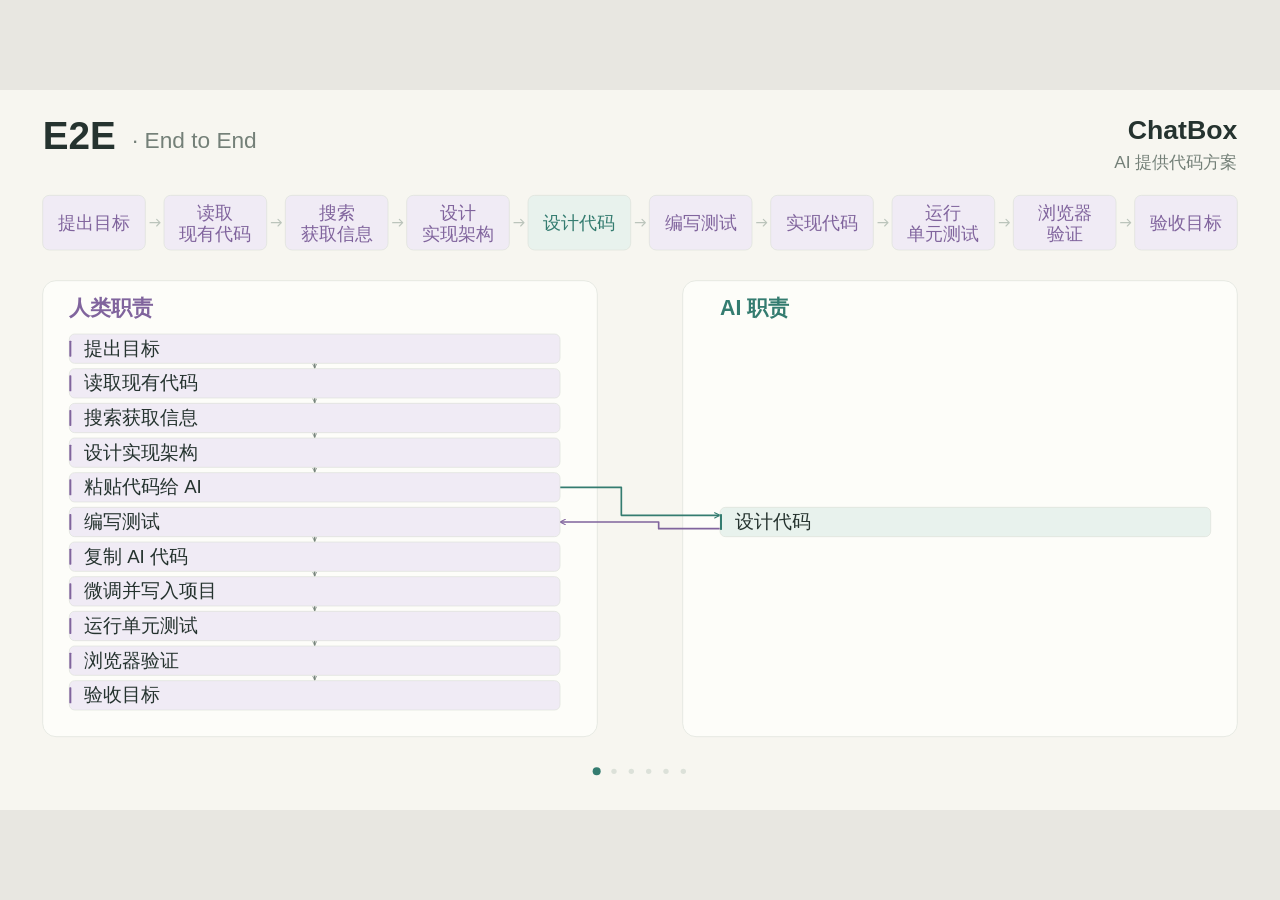
<file: PPTs/EP3/a03-e2e-loops/index.html>
<!doctype html>
<html lang="zh-CN">
<head>
<meta charset="utf-8">
<meta name="viewport" content="width=device-width,initial-scale=1">
<title>E2E · 人机职责的演进</title>
<style>
:root{color-scheme:light;font-family:-apple-system,BlinkMacSystemFont,"PingFang SC","Microsoft YaHei",sans-serif;color:#25332F;background:#E8E7E1}
*{box-sizing:border-box}body{margin:0;min-height:100vh;min-height:100dvh;display:grid;place-items:center;overflow:hidden}
#stage{width:min(100vw,calc(100dvh * 16 / 9));aspect-ratio:16/9;background:#F7F6F0;touch-action:none;user-select:none}
#stage>svg{display:block;width:100%;height:100%}#stage:focus{outline:none}
dialog{width:min(820px,92vw);max-height:90dvh;overflow:auto;padding:30px;border:1px solid #D8DDD5;border-radius:18px;background:#F7F6F0;color:#25332F;box-shadow:0 20px 80px #25332F26}dialog::backdrop{background:#25332F44}dialog header{display:flex;justify-content:space-between;align-items:center;margin-bottom:24px}dialog h2{font-size:26px;margin:0}button{font:inherit;font-size:19px;padding:10px 16px;border:1px solid #CCD3C9;border-radius:9px;background:#FFF;color:inherit;cursor:pointer}button:hover{border-color:#397664}button:focus-visible,input:focus-visible{outline:3px solid #397664;outline-offset:3px}button:disabled{opacity:.4;cursor:default}.primary,button[aria-current]{background:#397664;color:white;border-color:#397664}.transport-controls,#phase-nav,.settings{display:flex;gap:10px;flex-wrap:wrap;margin:20px 0}#phase-nav{padding:20px 0;border-block:1px solid #D8DDD5}.settings{align-items:center;justify-content:space-between}.settings label{display:flex;align-items:center;gap:8px}input{width:20px;height:20px;accent-color:#397664}.hint{font-size:16px;line-height:1.8;color:#65716A}a{color:#397664}.sr-only{position:absolute;width:1px;height:1px;padding:0;margin:-1px;overflow:hidden;clip-path:inset(50%);white-space:nowrap;border:0}
@media print{body{background:white}#stage{width:100%;height:auto}dialog{display:none}}
</style>
</head>
<body>
<main id="stage" tabindex="-1" aria-label="E2E 六时代职责演示" aria-busy="false"></main>
<p id="live-status" class="sr-only" aria-live="polite"></p>
<dialog id="controls" aria-labelledby="control-title">
<header><h2 id="control-title">演示控制</h2><button id="close-controls">关闭 Esc</button></header>
<div class="transport-controls"><button id="prev">← 上一步</button><button id="next" class="primary">下一步 →</button><button id="replay">重播 P</button><button id="reset">重置 R</button></div>
<nav id="phase-nav" aria-label="阶段跳转"></nav>
<div class="settings"><label><input type="checkbox" id="motion">减少动效</label><button id="fullscreen">全屏</button></div>
<p id="fullscreen-note" class="hint" role="status"></p>
<p class="hint">← / → 或 Space 切换时代 · 每次转场约 1.2 秒，随后暂停。<br>动画中再次前进，只完成当前转场。P 重播 · R 重置 · C 打开控制。</p>
<p class="hint"><a href="speaker-notes.md">讲者备注</a> · <a href="stills/">静态备份</a></p>
</dialog>
<noscript>请启用 JavaScript，或打开 stills 文件夹中的静态备份。</noscript>
<script id="scene-model">
'use strict';
// Capability stages for teaching, not a chronology of specific products.
const CHAIN=[
  ['goal','提出目标'],['read','读取现有代码'],['search','搜索获取信息'],
  ['architecture','设计实现架构'],['design','设计代码'],['write-tests','编写测试'],
  ['implement','实现代码'],['unit-tests','运行单元测试'],['browser','浏览器验证'],['accept','验收目标']
];
const LABELS={...Object.fromEntries(CHAIN),paste:'粘贴代码给 AI',copy:'复制 AI 代码',adjust:'微调并写入项目',implement:'编辑项目代码'};
const ERAS=[
  {title:'ChatBox',caption:'AI 提供代码方案',ai:['design'],flow:['goal','read','search','architecture','paste','design','write-tests','copy','adjust','unit-tests','browser','accept']},
  {title:'模型能力提升',caption:'AI 开始承担架构设计',ai:['architecture','design'],flow:['goal','read','search','paste','architecture','design','write-tests','copy','adjust','unit-tests','browser','accept']},
  {title:'接入搜索',caption:'AI 自主获取外部资料',ai:['search','architecture','design'],flow:['goal','read','paste','search','architecture','design','write-tests','copy','adjust','unit-tests','browser','accept']},
  {title:'Coding Agent',caption:'AI 直接读取并修改项目',ai:['read','search','architecture','design','write-tests','implement'],flow:CHAIN.map(([id])=>id)},
  {title:'Skills / Workflow',caption:'AI 按工作流自主运行测试',ai:['read','search','architecture','design','write-tests','implement','unit-tests'],flow:CHAIN.map(([id])=>id)},
  {title:'Computer Use',caption:'AI 操控浏览器完成验证',ai:['read','search','architecture','design','write-tests','implement','unit-tests','browser'],flow:CHAIN.map(([id])=>id)}
];
const PHASES=ERAS.map((era,i)=>[era.title,i]);
function defaults(){return {step:0,motion:'full'};}
function parseState(hash){
  const state=defaults(),params=new URLSearchParams(hash.replace(/^#/,''));
  const legacy={branch:'main',decision:'none',human:'none',sub:'0'};
  for(const [key,value] of params){
    if(params.getAll(key).length!==1)return defaults();
    if(key==='step'){
      if(!/^\d+$/.test(value)||Number(value)>=ERAS.length)return defaults();
      state.step=Number(value);
    }else if(key==='motion'){
      if(!['full','reduced'].includes(value))return defaults();
      state.motion=value;
    }else if(!Object.hasOwn(legacy,key)||legacy[key]!==value)return defaults();
  }
  return state;
}
function serializeState(state){return '#'+new URLSearchParams({step:state.step,motion:state.motion}).toString();}
function nextState(state){return state.step<ERAS.length-1?{...state,step:state.step+1}:null;}
function prevState(state){return state.step>0?{...state,step:state.step-1}:null;}
function sceneFor(state){
  const era=ERAS[state.step];
  return {state,title:era.title,caption:era.caption,
    owners:CHAIN.map(([id])=>era.ai.includes(id)?'ai':'human'),
    cards:era.flow.map(id=>({id,label:LABELS[id],owner:era.ai.includes(id)?'ai':'human'}))};
}
</script>
<script id="scene-art">
// Shared by the live SVG and the offline PNG exporter.
const C={bg:'#F7F6F0',paper:'#FDFDF9',ink:'#25332F',muted:'#748078',line:'#DCE1D9',human:'#80649D',humanSoft:'#F0EBF5',ai:'#347C70',aiSoft:'#E8F2ED',route:'#BBC4BB',flow:'#78867D'};
const esc=value=>String(value).replace(/[&<>"']/g,c=>({'&':'&amp;','<':'&lt;','>':'&gt;','"':'&quot;',"'":'&apos;'}[c]));
const rect=(x,y,w,h,fill,stroke='none',r=10,extra='')=>`<rect x="${x}" y="${y}" width="${w}" height="${h}" rx="${r}" fill="${fill}" stroke="${stroke}" ${extra}/>`;
const text=(x,y,value,size=28,color=C.ink,weight=400,anchor='start',extra='')=>`<text x="${x}" y="${y}" font-size="${size}" fill="${color}" font-weight="${weight}" text-anchor="${anchor}" ${extra}>${esc(value)}</text>`;
const CARD={w:736,h:44,startY:366,endY:886,humanX:104,aiX:1080};
function layoutCards(cards){
  const totals={human:0,ai:0},counts={human:0,ai:0};
  cards.forEach(card=>totals[card.owner]++);
  return cards.map(card=>{
    const count=totals[card.owner],index=counts[card.owner]++;
    const fraction=count===1?.5:index/(count-1);
    return {...card,x:CARD[card.owner+'X'],y:CARD.startY+fraction*(CARD.endY-CARD.startY)};
  });
}
function cardSVG(card,emphasis=false){
  return `<g id="card-${card.id}" data-owner="${card.owner}" transform="translate(${card.x} ${card.y})" aria-label="${esc(card.label)}：${card.owner==='ai'?'AI':'人类'}">`
    +rect(0,0,CARD.w,CARD.h,C[card.owner+'Soft'],emphasis?C[card.owner]:C.line,8,`id="card-bg-${card.id}" stroke-width="${emphasis?2.5:1}"`)
    +rect(0,10,3,24,C[card.owner],'none',1)
    +text(22,31,card.label,28,C.ink,450)+'</g>';
}
function connections(cards){
  return cards.slice(1).map((to,i)=>{
    const from=cards[i],cross=from.owner!==to.owner;
    let points;
    if(!cross){
      const x=from.x+CARD.w/2;
      points=[[x,from.y+CARD.h],[x,to.y-1]];
    }else{
      const toAI=to.owner==='ai',x1=toAI?from.x+CARD.w:from.x,x2=toAI?to.x:to.x+CARD.w;
      const gutter=toAI?932:988;
      const sourceY=from.y+CARD.h/2+(cards[i-1]?.owner!==undefined&&cards[i-1].owner!==from.owner?10:0);
      const targetY=to.y+CARD.h/2-(cards[i+2]?.owner!==undefined&&cards[i+2].owner!==to.owner?10:0);
      points=[[x1,sourceY],[gutter,sourceY],[gutter,targetY],[x2,targetY]];
    }
    return {from:from.id,to:to.id,cross,owner:to.owner,points};
  });
}
function routesSVG(cards){
  return '<g id="workflow-routes" aria-hidden="true">'+connections(cards).map(edge=>`<path data-from="${edge.from}" data-to="${edge.to}" d="${edge.points.map(([x,y],i)=>`${i?'L':'M'}${x} ${y}`).join(' ')}" fill="none" stroke="${edge.cross?C[edge.owner]:C.flow}" stroke-width="${edge.cross?2.5:2.2}" stroke-linejoin="round" stroke-linecap="round" marker-end="url(#arrow-${edge.cross?edge.owner:'small'})"/>`).join('')+'</g>';
}
function drawScene(scene,options={}){
  const cards=options.positions||layoutCards(options.cards||scene.cards),owners=options.owners||scene.owners;
  const emphasis=new Set(options.emphasis||[]);
  let out='<defs>';
  for(const [id,color,size] of [['human',C.human,10],['ai',C.ai,10],['small',C.flow,7]]){
    out+=`<marker id="arrow-${id}" viewBox="0 0 10 10" refX="9" refY="5" markerWidth="${size}" markerHeight="${size}" orient="auto" markerUnits="userSpaceOnUse"><path d="M1 1 L9 5 L1 9" fill="none" stroke="${color}" stroke-width="1.6" stroke-linecap="round" stroke-linejoin="round"/></marker>`;
  }
  out+='</defs>'+rect(0,0,1920,1080,C.bg,'none',0);
  out+=text(64,88,'E2E',58,C.ink,700)+text(198,87,'· End to End',34,C.muted,450);
  out+=text(1856,74,scene.title,40,C.ink,650,'end')+text(1856,117,scene.caption,26,C.muted,400,'end');
  // Fixed chain, with two lines for six-character labels.
  out+='<g id="e2e-chain">';
  CHAIN.forEach(([id,label],i)=>{
    const x=64+i*182,owner=owners[i],lines=id==='browser'?['浏览器','验证']:label.length>4?[label.slice(0,2),label.slice(2)]:[label];
    out+=`<g id="chain-${id}" data-owner="${owner}" aria-label="${esc(label)}：${owner==='ai'?'AI':'人类'}">`
      +rect(x,158,154,82,C[owner+'Soft'],emphasis.has(id)?C[owner]:C.line,10,`id="chain-bg-${id}" stroke-width="${emphasis.has(id)?2.5:1}"`)
      +lines.map((line,j)=>text(x+77,lines.length===1?209:193+j*32,line,27,C[owner],550,'middle',`id="chain-text-${id}-${j}"`)).join('')+'</g>';
    if(i<CHAIN.length-1)out+=`<path d="M${x+161} 199 H${x+176} m-5 -5 5 5 -5 5" fill="none" stroke="${C.route}" stroke-width="1.7" stroke-linecap="round" stroke-linejoin="round"/>`;
  });
  out+='</g>';
  out+=rect(64,286,832,684,C.paper,C.line,20)+rect(1024,286,832,684,C.paper,C.line,20);
  out+=text(104,337,'人类职责',32,C.human,650)+text(1080,337,'AI 职责',32,C.ai,650);
  if(!options.hideRoutes)out+=routesSVG(cards);
  out+='<g id="responsibility-cards">'+cards.map(card=>cardSVG(card,emphasis.has(card.id))).join('')+'</g>';
  out+=`<g role="progressbar" aria-label="时代进度" aria-valuemin="1" aria-valuemax="6" aria-valuenow="${scene.state.step+1}">`;
  ERAS.forEach((_,i)=>{out+=`<circle cx="${960+(i-2.5)*26}" cy="1022" r="${i===scene.state.step?6:4}" fill="${i<=scene.state.step?C.ai:C.line}"/>`;});
  out+='</g>';
  return `<svg xmlns="http://www.w3.org/2000/svg" width="1920" height="1080" viewBox="0 0 1920 1080" role="group" aria-label="${esc(scene.title+'：'+scene.caption)}" style="font-family:-apple-system,BlinkMacSystemFont,'PingFang SC','Microsoft YaHei',sans-serif">${out}</svg>`;
}
</script>
<script id="player">
'use strict';
const $=id=>document.getElementById(id);
const reducedQuery=matchMedia('(prefers-reduced-motion: reduce)');
let state=readLocation(),playing=null;
function readLocation(){
  const result=parseState(location.hash);
  if(!new URLSearchParams(location.hash.slice(1)).has('motion')&&reducedQuery.matches)result.motion='reduced';
  return result;
}
function save(){window.history.replaceState(null,'',serializeState(state));}
function updateControls(){
  $('prev').disabled=!prevState(state);$('next').disabled=!playing&&!nextState(state);
  $('motion').checked=state.motion==='reduced';
  // Keep the focused phase button alive during a transition.
  if($('phase-nav').dataset?.step!==String(state.step)){
    $('phase-nav').innerHTML=PHASES.map(([label,step])=>`<button data-jump="${step}" ${step===state.step?'aria-current="step"':''}>${esc(label)}</button>`).join('');
    if($('phase-nav').dataset)$('phase-nav').dataset.step=String(state.step);
  }
  $('stage').setAttribute('aria-busy',String(!!playing));
  const scene=sceneFor(state);
  $('live-status').textContent=`第 ${state.step+1} 个时代，${scene.title}。${scene.caption}`;
}
function render(scene=sceneFor(state),options={}){
  $('stage').innerHTML=drawScene(scene,options);updateControls();
}
function clearPlayback(){
  if(!playing)return;
  playing.timers.forEach(clearTimeout);playing.animations.forEach(a=>a.cancel());playing=null;
}
function finishPlayback(){if(playing){clearPlayback();render();}}
function navigate(target,animate=false){
  if(!target)return;
  const before={...state};clearPlayback();state={...target};save();
  if(animate&&state.motion!=='reduced')play(before,state);else render();
}
function play(before,target){
  clearPlayback();state={...target};save();
  const from=sceneFor(before),to=sceneFor(target),oldPositions=layoutCards(from.cards),newPositions=layoutCards(to.cards);
  const oldById=new Map(oldPositions.map(card=>[card.id,card])),newById=new Map(newPositions.map(card=>[card.id,card]));
  const changed=[...new Set([...oldPositions,...newPositions].map(card=>card.id))].filter(id=>{
    const a=oldById.get(id),b=newById.get(id);return !a||!b||a.owner!==b.owner||a.label!==b.label;
  });
  playing={timers:[],animations:[]};
  const animate=(id,frames,options)=>{const el=$(id);if(el)playing.animations.push(el.animate(frames,options));};
  render(to,{cards:from.cards,owners:from.owners,emphasis:changed});
  animate('workflow-routes',[{opacity:1},{opacity:0}],{duration:200,fill:'forwards'});
  playing.timers.push(setTimeout(()=>{
    playing.animations.forEach(a=>a.cancel());playing.animations=[];
    const removed=oldPositions.filter(card=>!newById.has(card.id));
    render(to,{positions:[...newPositions,...removed],hideRoutes:true,emphasis:changed});
    for(const card of newPositions){
      const old=oldById.get(card.id);
      if(old){
        animate('card-'+card.id,[{transform:`translate(${old.x}px, ${old.y}px)`},{transform:`translate(${card.x}px, ${card.y}px)`}],{duration:600,delay:100,fill:'both',easing:'cubic-bezier(.4,0,.2,1)'});
        if(old.owner!==card.owner)animate('card-bg-'+card.id,[{fill:C[old.owner+'Soft']},{fill:C[card.owner+'Soft']}],{duration:700,fill:'both'});
      }else animate('card-'+card.id,[{opacity:0},{opacity:1}],{duration:450,delay:250,fill:'both'});
    }
    for(const card of removed)animate('card-'+card.id,[{opacity:1},{opacity:0}],{duration:180,fill:'forwards'});
    CHAIN.forEach(([id,label],i)=>{
      if(from.owners[i]===to.owners[i])return;
      animate('chain-bg-'+id,[{fill:C[from.owners[i]+'Soft']},{fill:C[to.owners[i]+'Soft']}],{duration:700,fill:'both'});
      for(let j=0;j<(label.length>4?2:1);j++)animate(`chain-text-${id}-${j}`,[{fill:C[from.owners[i]]},{fill:C[to.owners[i]]}],{duration:700,fill:'both'});
    });
  },200));
  playing.timers.push(setTimeout(()=>{
    playing.animations.forEach(a=>a.cancel());playing.animations=[];render();
    animate('workflow-routes',[{opacity:0},{opacity:1}],{duration:300,fill:'forwards'});
  },900));
  playing.timers.push(setTimeout(()=>{clearPlayback();render();},1200));
}
function forward(){if(playing)finishPlayback();else navigate(nextState(state),true);}
function backward(){navigate(prevState(state));}
function replay(){
  if(playing){finishPlayback();return;}
  if(state.step&&state.motion!=='reduced')play(prevState(state),state);else render();
}
function reset(){navigate({...defaults(),motion:state.motion});}
function jump(step){if(Number.isInteger(step)&&step>=0&&step<ERAS.length)navigate({...state,step});closeControls();}
function openControls(){finishPlayback();$('controls').showModal();$('close-controls').focus();}
function closeControls(){if($('controls').open)$('controls').close();}
$('prev').onclick=backward;$('next').onclick=forward;$('replay').onclick=replay;$('reset').onclick=reset;$('close-controls').onclick=closeControls;
$('phase-nav').onclick=e=>{const button=e.target.closest('[data-jump]');if(button)jump(Number(button.dataset.jump));};
$('motion').onchange=e=>navigate({...state,motion:e.target.checked?'reduced':'full'});
$('fullscreen').onclick=async()=>{try{if(document.fullscreenElement)await document.exitFullscreen();else await document.documentElement.requestFullscreen();}catch{$('fullscreen-note').textContent='浏览器未允许页面全屏；可使用浏览器的全屏命令。';}};
$('controls').addEventListener('click',e=>{if(e.target===$('controls')){const r=$('controls').getBoundingClientRect();if(e.clientX<r.left||e.clientX>r.right||e.clientY<r.top||e.clientY>r.bottom)closeControls();}});
$('controls').addEventListener('close',()=>{$('stage').focus();});
document.addEventListener('keydown',e=>{
  if(e.altKey||e.ctrlKey||e.metaKey||e.repeat)return;
  if(e.key==='Escape'){closeControls();return;}
  if(e.target.closest('input,select,textarea,[contenteditable="true"]'))return;
  if(e.key===' '&&e.target.closest('button'))return;
  const key=e.key.toLowerCase();
  if(!['arrowright','arrowleft',' ','p','r','c'].includes(key))return;
  e.preventDefault();
  if(key==='arrowright'||key===' ')forward();else if(key==='arrowleft')backward();else if(key==='p')replay();else if(key==='r')reset();else $('controls').open?closeControls():openControls();
});
addEventListener('hashchange',()=>{clearPlayback();state=readLocation();save();render();});
addEventListener('resize',finishPlayback);
reducedQuery.addEventListener('change',e=>navigate({...state,motion:e.matches?'reduced':'full'}));
save();render();
</script>
</body>
</html>
</file>
